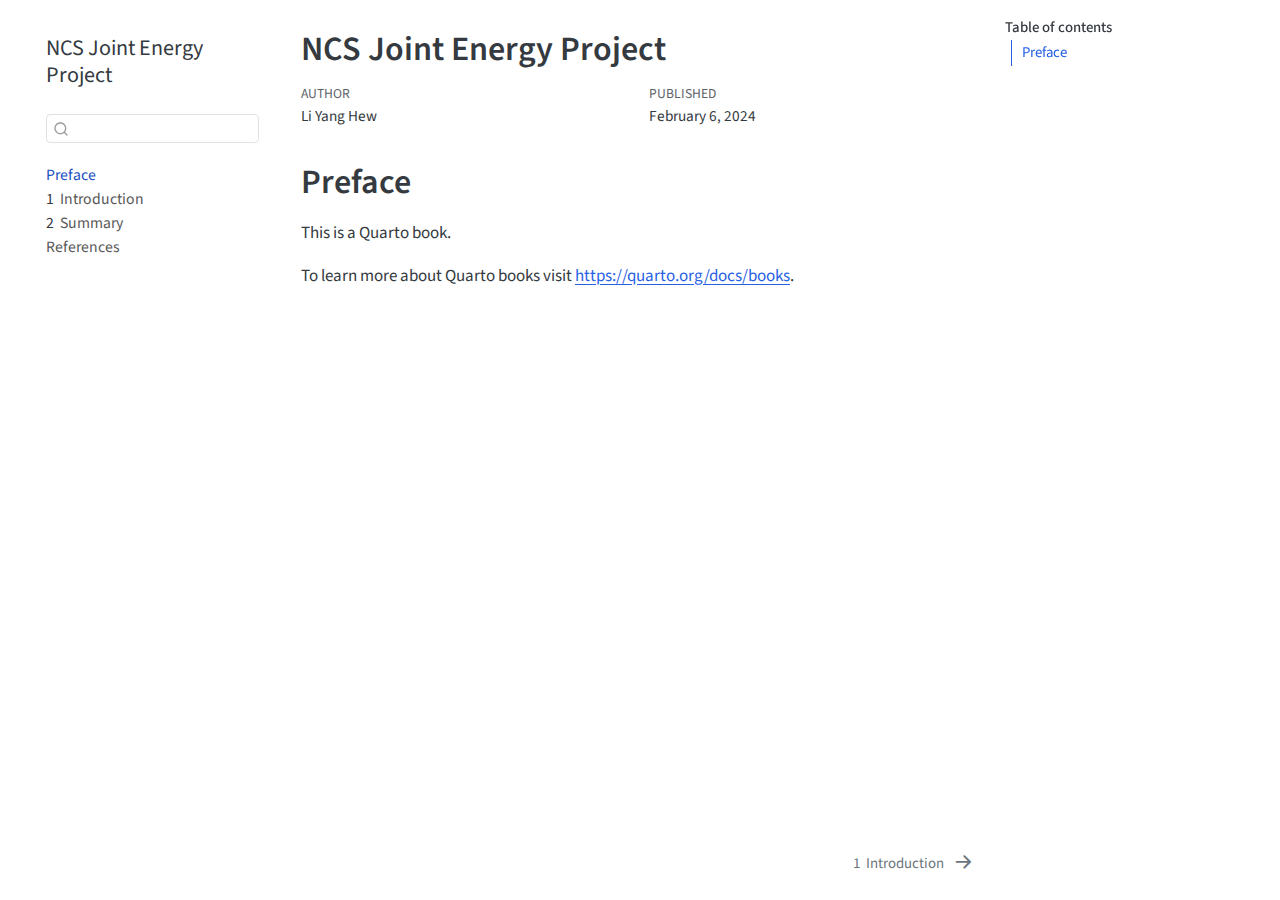
<file: index.html>
<!DOCTYPE html>
<html xmlns="http://www.w3.org/1999/xhtml" lang="en" xml:lang="en"><head>

<meta charset="utf-8">
<meta name="generator" content="quarto-1.4.549">

<meta name="viewport" content="width=device-width, initial-scale=1.0, user-scalable=yes">

<meta name="author" content="Li Yang Hew">
<meta name="dcterms.date" content="2024-02-06">

<title>NCS Joint Energy Project</title>
<style>
code{white-space: pre-wrap;}
span.smallcaps{font-variant: small-caps;}
div.columns{display: flex; gap: min(4vw, 1.5em);}
div.column{flex: auto; overflow-x: auto;}
div.hanging-indent{margin-left: 1.5em; text-indent: -1.5em;}
ul.task-list{list-style: none;}
ul.task-list li input[type="checkbox"] {
  width: 0.8em;
  margin: 0 0.8em 0.2em -1em; /* quarto-specific, see https://github.com/quarto-dev/quarto-cli/issues/4556 */ 
  vertical-align: middle;
}
</style>


<script src="site_libs/quarto-nav/quarto-nav.js"></script>
<script src="site_libs/quarto-nav/headroom.min.js"></script>
<script src="site_libs/clipboard/clipboard.min.js"></script>
<script src="site_libs/quarto-search/autocomplete.umd.js"></script>
<script src="site_libs/quarto-search/fuse.min.js"></script>
<script src="site_libs/quarto-search/quarto-search.js"></script>
<meta name="quarto:offset" content="./">
<link href="./intro.html" rel="next">
<script src="site_libs/quarto-html/quarto.js"></script>
<script src="site_libs/quarto-html/popper.min.js"></script>
<script src="site_libs/quarto-html/tippy.umd.min.js"></script>
<script src="site_libs/quarto-html/anchor.min.js"></script>
<link href="site_libs/quarto-html/tippy.css" rel="stylesheet">
<link href="site_libs/quarto-html/quarto-syntax-highlighting.css" rel="stylesheet" id="quarto-text-highlighting-styles">
<script src="site_libs/bootstrap/bootstrap.min.js"></script>
<link href="site_libs/bootstrap/bootstrap-icons.css" rel="stylesheet">
<link href="site_libs/bootstrap/bootstrap.min.css" rel="stylesheet" id="quarto-bootstrap" data-mode="light">
<script id="quarto-search-options" type="application/json">{
  "location": "sidebar",
  "copy-button": false,
  "collapse-after": 3,
  "panel-placement": "start",
  "type": "textbox",
  "limit": 50,
  "keyboard-shortcut": [
    "f",
    "/",
    "s"
  ],
  "show-item-context": false,
  "language": {
    "search-no-results-text": "No results",
    "search-matching-documents-text": "matching documents",
    "search-copy-link-title": "Copy link to search",
    "search-hide-matches-text": "Hide additional matches",
    "search-more-match-text": "more match in this document",
    "search-more-matches-text": "more matches in this document",
    "search-clear-button-title": "Clear",
    "search-text-placeholder": "",
    "search-detached-cancel-button-title": "Cancel",
    "search-submit-button-title": "Submit",
    "search-label": "Search"
  }
}</script>


</head>

<body class="nav-sidebar floating">

<div id="quarto-search-results"></div>
  <header id="quarto-header" class="headroom fixed-top">
  <nav class="quarto-secondary-nav">
    <div class="container-fluid d-flex">
      <button type="button" class="quarto-btn-toggle btn" data-bs-toggle="collapse" data-bs-target=".quarto-sidebar-collapse-item" aria-controls="quarto-sidebar" aria-expanded="false" aria-label="Toggle sidebar navigation" onclick="if (window.quartoToggleHeadroom) { window.quartoToggleHeadroom(); }">
        <i class="bi bi-layout-text-sidebar-reverse"></i>
      </button>
        <nav class="quarto-page-breadcrumbs" aria-label="breadcrumb"><ol class="breadcrumb"><li class="breadcrumb-item"><a href="./index.html">Preface</a></li></ol></nav>
        <a class="flex-grow-1" role="button" data-bs-toggle="collapse" data-bs-target=".quarto-sidebar-collapse-item" aria-controls="quarto-sidebar" aria-expanded="false" aria-label="Toggle sidebar navigation" onclick="if (window.quartoToggleHeadroom) { window.quartoToggleHeadroom(); }">      
        </a>
      <button type="button" class="btn quarto-search-button" aria-label="" onclick="window.quartoOpenSearch();">
        <i class="bi bi-search"></i>
      </button>
    </div>
  </nav>
</header>
<!-- content -->
<div id="quarto-content" class="quarto-container page-columns page-rows-contents page-layout-article">
<!-- sidebar -->
  <nav id="quarto-sidebar" class="sidebar collapse collapse-horizontal quarto-sidebar-collapse-item sidebar-navigation floating overflow-auto">
    <div class="pt-lg-2 mt-2 text-left sidebar-header">
    <div class="sidebar-title mb-0 py-0">
      <a href="./">NCS Joint Energy Project</a> 
    </div>
      </div>
        <div class="mt-2 flex-shrink-0 align-items-center">
        <div class="sidebar-search">
        <div id="quarto-search" class="" title="Search"></div>
        </div>
        </div>
    <div class="sidebar-menu-container"> 
    <ul class="list-unstyled mt-1">
        <li class="sidebar-item">
  <div class="sidebar-item-container"> 
  <a href="./index.html" class="sidebar-item-text sidebar-link active">
 <span class="menu-text">Preface</span></a>
  </div>
</li>
        <li class="sidebar-item">
  <div class="sidebar-item-container"> 
  <a href="./intro.html" class="sidebar-item-text sidebar-link">
 <span class="menu-text"><span class="chapter-number">1</span>&nbsp; <span class="chapter-title">Introduction</span></span></a>
  </div>
</li>
        <li class="sidebar-item">
  <div class="sidebar-item-container"> 
  <a href="./summary.html" class="sidebar-item-text sidebar-link">
 <span class="menu-text"><span class="chapter-number">2</span>&nbsp; <span class="chapter-title">Summary</span></span></a>
  </div>
</li>
        <li class="sidebar-item">
  <div class="sidebar-item-container"> 
  <a href="./references.html" class="sidebar-item-text sidebar-link">
 <span class="menu-text">References</span></a>
  </div>
</li>
    </ul>
    </div>
</nav>
<div id="quarto-sidebar-glass" class="quarto-sidebar-collapse-item" data-bs-toggle="collapse" data-bs-target=".quarto-sidebar-collapse-item"></div>
<!-- margin-sidebar -->
    <div id="quarto-margin-sidebar" class="sidebar margin-sidebar">
        <nav id="TOC" role="doc-toc" class="toc-active">
    <h2 id="toc-title">Table of contents</h2>
   
  <ul>
  <li><a href="#preface" id="toc-preface" class="nav-link active" data-scroll-target="#preface">Preface</a></li>
  </ul>
</nav>
    </div>
<!-- main -->
<main class="content" id="quarto-document-content">

<header id="title-block-header" class="quarto-title-block default">
<div class="quarto-title">
<h1 class="title">NCS Joint Energy Project</h1>
</div>



<div class="quarto-title-meta">

    <div>
    <div class="quarto-title-meta-heading">Author</div>
    <div class="quarto-title-meta-contents">
             <p>Li Yang Hew </p>
          </div>
  </div>
    
    <div>
    <div class="quarto-title-meta-heading">Published</div>
    <div class="quarto-title-meta-contents">
      <p class="date">February 6, 2024</p>
    </div>
  </div>
  
    
  </div>
  


</header>


<section id="preface" class="level1 unnumbered">
<h1 class="unnumbered">Preface</h1>
<p>This is a Quarto book.</p>
<p>To learn more about Quarto books visit <a href="https://quarto.org/docs/books" class="uri">https://quarto.org/docs/books</a>.</p>


</section>

</main> <!-- /main -->
<script id="quarto-html-after-body" type="application/javascript">
window.document.addEventListener("DOMContentLoaded", function (event) {
  const toggleBodyColorMode = (bsSheetEl) => {
    const mode = bsSheetEl.getAttribute("data-mode");
    const bodyEl = window.document.querySelector("body");
    if (mode === "dark") {
      bodyEl.classList.add("quarto-dark");
      bodyEl.classList.remove("quarto-light");
    } else {
      bodyEl.classList.add("quarto-light");
      bodyEl.classList.remove("quarto-dark");
    }
  }
  const toggleBodyColorPrimary = () => {
    const bsSheetEl = window.document.querySelector("link#quarto-bootstrap");
    if (bsSheetEl) {
      toggleBodyColorMode(bsSheetEl);
    }
  }
  toggleBodyColorPrimary();  
  const icon = "";
  const anchorJS = new window.AnchorJS();
  anchorJS.options = {
    placement: 'right',
    icon: icon
  };
  anchorJS.add('.anchored');
  const isCodeAnnotation = (el) => {
    for (const clz of el.classList) {
      if (clz.startsWith('code-annotation-')) {                     
        return true;
      }
    }
    return false;
  }
  const clipboard = new window.ClipboardJS('.code-copy-button', {
    text: function(trigger) {
      const codeEl = trigger.previousElementSibling.cloneNode(true);
      for (const childEl of codeEl.children) {
        if (isCodeAnnotation(childEl)) {
          childEl.remove();
        }
      }
      return codeEl.innerText;
    }
  });
  clipboard.on('success', function(e) {
    // button target
    const button = e.trigger;
    // don't keep focus
    button.blur();
    // flash "checked"
    button.classList.add('code-copy-button-checked');
    var currentTitle = button.getAttribute("title");
    button.setAttribute("title", "Copied!");
    let tooltip;
    if (window.bootstrap) {
      button.setAttribute("data-bs-toggle", "tooltip");
      button.setAttribute("data-bs-placement", "left");
      button.setAttribute("data-bs-title", "Copied!");
      tooltip = new bootstrap.Tooltip(button, 
        { trigger: "manual", 
          customClass: "code-copy-button-tooltip",
          offset: [0, -8]});
      tooltip.show();    
    }
    setTimeout(function() {
      if (tooltip) {
        tooltip.hide();
        button.removeAttribute("data-bs-title");
        button.removeAttribute("data-bs-toggle");
        button.removeAttribute("data-bs-placement");
      }
      button.setAttribute("title", currentTitle);
      button.classList.remove('code-copy-button-checked');
    }, 1000);
    // clear code selection
    e.clearSelection();
  });
  function tippyHover(el, contentFn, onTriggerFn, onUntriggerFn) {
    const config = {
      allowHTML: true,
      maxWidth: 500,
      delay: 100,
      arrow: false,
      appendTo: function(el) {
          return el.parentElement;
      },
      interactive: true,
      interactiveBorder: 10,
      theme: 'quarto',
      placement: 'bottom-start',
    };
    if (contentFn) {
      config.content = contentFn;
    }
    if (onTriggerFn) {
      config.onTrigger = onTriggerFn;
    }
    if (onUntriggerFn) {
      config.onUntrigger = onUntriggerFn;
    }
    window.tippy(el, config); 
  }
  const noterefs = window.document.querySelectorAll('a[role="doc-noteref"]');
  for (var i=0; i<noterefs.length; i++) {
    const ref = noterefs[i];
    tippyHover(ref, function() {
      // use id or data attribute instead here
      let href = ref.getAttribute('data-footnote-href') || ref.getAttribute('href');
      try { href = new URL(href).hash; } catch {}
      const id = href.replace(/^#\/?/, "");
      const note = window.document.getElementById(id);
      return note.innerHTML;
    });
  }
  const xrefs = window.document.querySelectorAll('a.quarto-xref');
  const processXRef = (id, note) => {
    // Strip column container classes
    const stripColumnClz = (el) => {
      el.classList.remove("page-full", "page-columns");
      if (el.children) {
        for (const child of el.children) {
          stripColumnClz(child);
        }
      }
    }
    stripColumnClz(note)
    if (id === null || id.startsWith('sec-')) {
      // Special case sections, only their first couple elements
      const container = document.createElement("div");
      if (note.children && note.children.length > 2) {
        container.appendChild(note.children[0].cloneNode(true));
        for (let i = 1; i < note.children.length; i++) {
          const child = note.children[i];
          if (child.tagName === "P" && child.innerText === "") {
            continue;
          } else {
            container.appendChild(child.cloneNode(true));
            break;
          }
        }
        if (window.Quarto?.typesetMath) {
          window.Quarto.typesetMath(container);
        }
        return container.innerHTML
      } else {
        if (window.Quarto?.typesetMath) {
          window.Quarto.typesetMath(note);
        }
        return note.innerHTML;
      }
    } else {
      // Remove any anchor links if they are present
      const anchorLink = note.querySelector('a.anchorjs-link');
      if (anchorLink) {
        anchorLink.remove();
      }
      if (window.Quarto?.typesetMath) {
        window.Quarto.typesetMath(note);
      }
      // TODO in 1.5, we should make sure this works without a callout special case
      if (note.classList.contains("callout")) {
        return note.outerHTML;
      } else {
        return note.innerHTML;
      }
    }
  }
  for (var i=0; i<xrefs.length; i++) {
    const xref = xrefs[i];
    tippyHover(xref, undefined, function(instance) {
      instance.disable();
      let url = xref.getAttribute('href');
      let hash = undefined; 
      if (url.startsWith('#')) {
        hash = url;
      } else {
        try { hash = new URL(url).hash; } catch {}
      }
      if (hash) {
        const id = hash.replace(/^#\/?/, "");
        const note = window.document.getElementById(id);
        if (note !== null) {
          try {
            const html = processXRef(id, note.cloneNode(true));
            instance.setContent(html);
          } finally {
            instance.enable();
            instance.show();
          }
        } else {
          // See if we can fetch this
          fetch(url.split('#')[0])
          .then(res => res.text())
          .then(html => {
            const parser = new DOMParser();
            const htmlDoc = parser.parseFromString(html, "text/html");
            const note = htmlDoc.getElementById(id);
            if (note !== null) {
              const html = processXRef(id, note);
              instance.setContent(html);
            } 
          }).finally(() => {
            instance.enable();
            instance.show();
          });
        }
      } else {
        // See if we can fetch a full url (with no hash to target)
        // This is a special case and we should probably do some content thinning / targeting
        fetch(url)
        .then(res => res.text())
        .then(html => {
          const parser = new DOMParser();
          const htmlDoc = parser.parseFromString(html, "text/html");
          const note = htmlDoc.querySelector('main.content');
          if (note !== null) {
            // This should only happen for chapter cross references
            // (since there is no id in the URL)
            // remove the first header
            if (note.children.length > 0 && note.children[0].tagName === "HEADER") {
              note.children[0].remove();
            }
            const html = processXRef(null, note);
            instance.setContent(html);
          } 
        }).finally(() => {
          instance.enable();
          instance.show();
        });
      }
    }, function(instance) {
    });
  }
      let selectedAnnoteEl;
      const selectorForAnnotation = ( cell, annotation) => {
        let cellAttr = 'data-code-cell="' + cell + '"';
        let lineAttr = 'data-code-annotation="' +  annotation + '"';
        const selector = 'span[' + cellAttr + '][' + lineAttr + ']';
        return selector;
      }
      const selectCodeLines = (annoteEl) => {
        const doc = window.document;
        const targetCell = annoteEl.getAttribute("data-target-cell");
        const targetAnnotation = annoteEl.getAttribute("data-target-annotation");
        const annoteSpan = window.document.querySelector(selectorForAnnotation(targetCell, targetAnnotation));
        const lines = annoteSpan.getAttribute("data-code-lines").split(",");
        const lineIds = lines.map((line) => {
          return targetCell + "-" + line;
        })
        let top = null;
        let height = null;
        let parent = null;
        if (lineIds.length > 0) {
            //compute the position of the single el (top and bottom and make a div)
            const el = window.document.getElementById(lineIds[0]);
            top = el.offsetTop;
            height = el.offsetHeight;
            parent = el.parentElement.parentElement;
          if (lineIds.length > 1) {
            const lastEl = window.document.getElementById(lineIds[lineIds.length - 1]);
            const bottom = lastEl.offsetTop + lastEl.offsetHeight;
            height = bottom - top;
          }
          if (top !== null && height !== null && parent !== null) {
            // cook up a div (if necessary) and position it 
            let div = window.document.getElementById("code-annotation-line-highlight");
            if (div === null) {
              div = window.document.createElement("div");
              div.setAttribute("id", "code-annotation-line-highlight");
              div.style.position = 'absolute';
              parent.appendChild(div);
            }
            div.style.top = top - 2 + "px";
            div.style.height = height + 4 + "px";
            div.style.left = 0;
            let gutterDiv = window.document.getElementById("code-annotation-line-highlight-gutter");
            if (gutterDiv === null) {
              gutterDiv = window.document.createElement("div");
              gutterDiv.setAttribute("id", "code-annotation-line-highlight-gutter");
              gutterDiv.style.position = 'absolute';
              const codeCell = window.document.getElementById(targetCell);
              const gutter = codeCell.querySelector('.code-annotation-gutter');
              gutter.appendChild(gutterDiv);
            }
            gutterDiv.style.top = top - 2 + "px";
            gutterDiv.style.height = height + 4 + "px";
          }
          selectedAnnoteEl = annoteEl;
        }
      };
      const unselectCodeLines = () => {
        const elementsIds = ["code-annotation-line-highlight", "code-annotation-line-highlight-gutter"];
        elementsIds.forEach((elId) => {
          const div = window.document.getElementById(elId);
          if (div) {
            div.remove();
          }
        });
        selectedAnnoteEl = undefined;
      };
        // Handle positioning of the toggle
    window.addEventListener(
      "resize",
      throttle(() => {
        elRect = undefined;
        if (selectedAnnoteEl) {
          selectCodeLines(selectedAnnoteEl);
        }
      }, 10)
    );
    function throttle(fn, ms) {
    let throttle = false;
    let timer;
      return (...args) => {
        if(!throttle) { // first call gets through
            fn.apply(this, args);
            throttle = true;
        } else { // all the others get throttled
            if(timer) clearTimeout(timer); // cancel #2
            timer = setTimeout(() => {
              fn.apply(this, args);
              timer = throttle = false;
            }, ms);
        }
      };
    }
      // Attach click handler to the DT
      const annoteDls = window.document.querySelectorAll('dt[data-target-cell]');
      for (const annoteDlNode of annoteDls) {
        annoteDlNode.addEventListener('click', (event) => {
          const clickedEl = event.target;
          if (clickedEl !== selectedAnnoteEl) {
            unselectCodeLines();
            const activeEl = window.document.querySelector('dt[data-target-cell].code-annotation-active');
            if (activeEl) {
              activeEl.classList.remove('code-annotation-active');
            }
            selectCodeLines(clickedEl);
            clickedEl.classList.add('code-annotation-active');
          } else {
            // Unselect the line
            unselectCodeLines();
            clickedEl.classList.remove('code-annotation-active');
          }
        });
      }
  const findCites = (el) => {
    const parentEl = el.parentElement;
    if (parentEl) {
      const cites = parentEl.dataset.cites;
      if (cites) {
        return {
          el,
          cites: cites.split(' ')
        };
      } else {
        return findCites(el.parentElement)
      }
    } else {
      return undefined;
    }
  };
  var bibliorefs = window.document.querySelectorAll('a[role="doc-biblioref"]');
  for (var i=0; i<bibliorefs.length; i++) {
    const ref = bibliorefs[i];
    const citeInfo = findCites(ref);
    if (citeInfo) {
      tippyHover(citeInfo.el, function() {
        var popup = window.document.createElement('div');
        citeInfo.cites.forEach(function(cite) {
          var citeDiv = window.document.createElement('div');
          citeDiv.classList.add('hanging-indent');
          citeDiv.classList.add('csl-entry');
          var biblioDiv = window.document.getElementById('ref-' + cite);
          if (biblioDiv) {
            citeDiv.innerHTML = biblioDiv.innerHTML;
          }
          popup.appendChild(citeDiv);
        });
        return popup.innerHTML;
      });
    }
  }
});
</script>
<nav class="page-navigation">
  <div class="nav-page nav-page-previous">
  </div>
  <div class="nav-page nav-page-next">
      <a href="./intro.html" class="pagination-link" aria-label="<span class='chapter-number'>1</span>&nbsp; <span class='chapter-title'>Introduction</span>">
        <span class="nav-page-text"><span class="chapter-number">1</span>&nbsp; <span class="chapter-title">Introduction</span></span> <i class="bi bi-arrow-right-short"></i>
      </a>
  </div>
</nav>
</div> <!-- /content -->




</body></html>
</file>
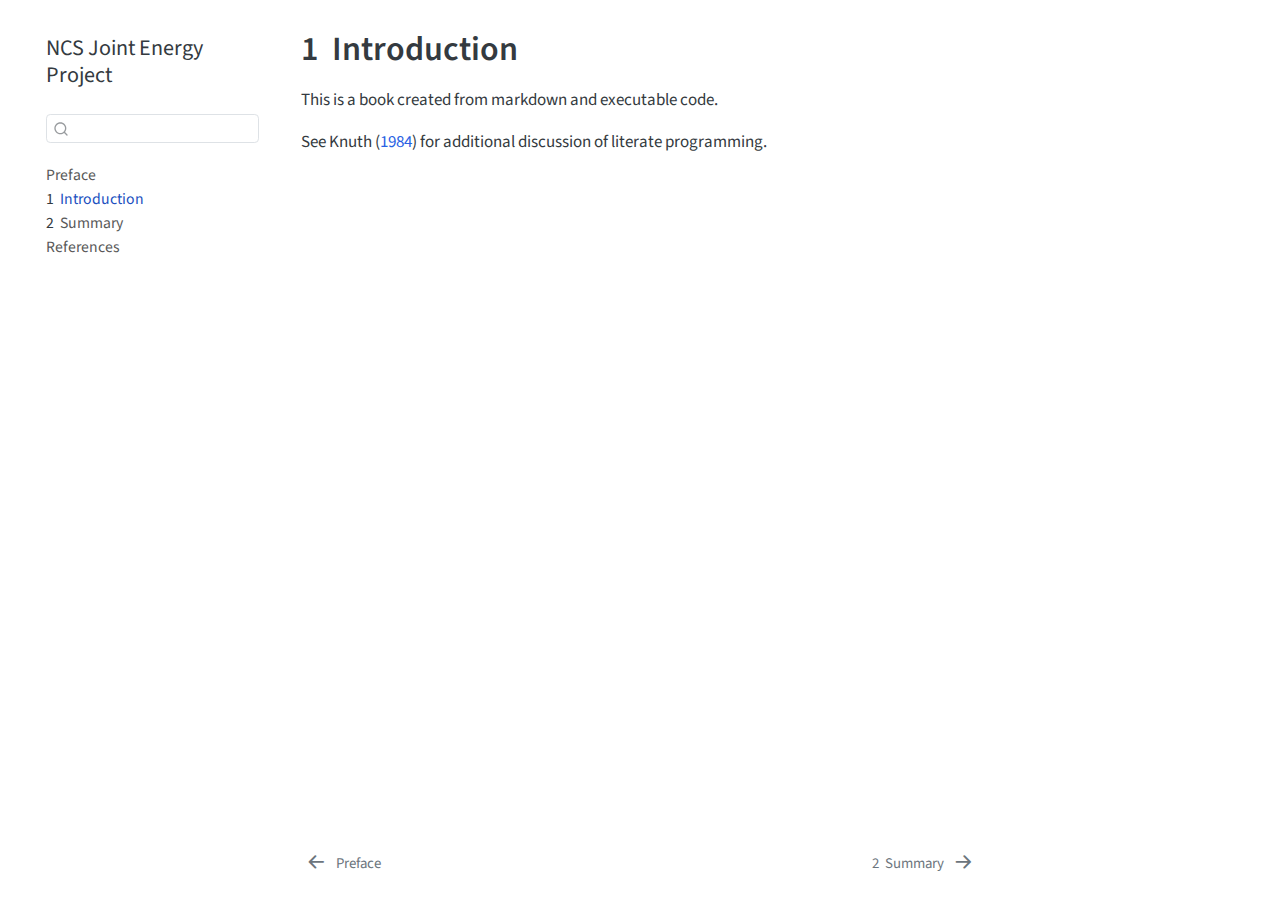
<file: intro.html>
<!DOCTYPE html>
<html xmlns="http://www.w3.org/1999/xhtml" lang="en" xml:lang="en"><head>

<meta charset="utf-8">
<meta name="generator" content="quarto-1.4.549">

<meta name="viewport" content="width=device-width, initial-scale=1.0, user-scalable=yes">


<title>NCS Joint Energy Project - 1&nbsp; Introduction</title>
<style>
code{white-space: pre-wrap;}
span.smallcaps{font-variant: small-caps;}
div.columns{display: flex; gap: min(4vw, 1.5em);}
div.column{flex: auto; overflow-x: auto;}
div.hanging-indent{margin-left: 1.5em; text-indent: -1.5em;}
ul.task-list{list-style: none;}
ul.task-list li input[type="checkbox"] {
  width: 0.8em;
  margin: 0 0.8em 0.2em -1em; /* quarto-specific, see https://github.com/quarto-dev/quarto-cli/issues/4556 */ 
  vertical-align: middle;
}
/* CSS for citations */
div.csl-bib-body { }
div.csl-entry {
  clear: both;
  margin-bottom: 0em;
}
.hanging-indent div.csl-entry {
  margin-left:2em;
  text-indent:-2em;
}
div.csl-left-margin {
  min-width:2em;
  float:left;
}
div.csl-right-inline {
  margin-left:2em;
  padding-left:1em;
}
div.csl-indent {
  margin-left: 2em;
}</style>


<script src="site_libs/quarto-nav/quarto-nav.js"></script>
<script src="site_libs/quarto-nav/headroom.min.js"></script>
<script src="site_libs/clipboard/clipboard.min.js"></script>
<script src="site_libs/quarto-search/autocomplete.umd.js"></script>
<script src="site_libs/quarto-search/fuse.min.js"></script>
<script src="site_libs/quarto-search/quarto-search.js"></script>
<meta name="quarto:offset" content="./">
<link href="./summary.html" rel="next">
<link href="./index.html" rel="prev">
<script src="site_libs/quarto-html/quarto.js"></script>
<script src="site_libs/quarto-html/popper.min.js"></script>
<script src="site_libs/quarto-html/tippy.umd.min.js"></script>
<script src="site_libs/quarto-html/anchor.min.js"></script>
<link href="site_libs/quarto-html/tippy.css" rel="stylesheet">
<link href="site_libs/quarto-html/quarto-syntax-highlighting.css" rel="stylesheet" id="quarto-text-highlighting-styles">
<script src="site_libs/bootstrap/bootstrap.min.js"></script>
<link href="site_libs/bootstrap/bootstrap-icons.css" rel="stylesheet">
<link href="site_libs/bootstrap/bootstrap.min.css" rel="stylesheet" id="quarto-bootstrap" data-mode="light">
<script id="quarto-search-options" type="application/json">{
  "location": "sidebar",
  "copy-button": false,
  "collapse-after": 3,
  "panel-placement": "start",
  "type": "textbox",
  "limit": 50,
  "keyboard-shortcut": [
    "f",
    "/",
    "s"
  ],
  "show-item-context": false,
  "language": {
    "search-no-results-text": "No results",
    "search-matching-documents-text": "matching documents",
    "search-copy-link-title": "Copy link to search",
    "search-hide-matches-text": "Hide additional matches",
    "search-more-match-text": "more match in this document",
    "search-more-matches-text": "more matches in this document",
    "search-clear-button-title": "Clear",
    "search-text-placeholder": "",
    "search-detached-cancel-button-title": "Cancel",
    "search-submit-button-title": "Submit",
    "search-label": "Search"
  }
}</script>


</head>

<body class="nav-sidebar floating">

<div id="quarto-search-results"></div>
  <header id="quarto-header" class="headroom fixed-top">
  <nav class="quarto-secondary-nav">
    <div class="container-fluid d-flex">
      <button type="button" class="quarto-btn-toggle btn" data-bs-toggle="collapse" data-bs-target=".quarto-sidebar-collapse-item" aria-controls="quarto-sidebar" aria-expanded="false" aria-label="Toggle sidebar navigation" onclick="if (window.quartoToggleHeadroom) { window.quartoToggleHeadroom(); }">
        <i class="bi bi-layout-text-sidebar-reverse"></i>
      </button>
        <nav class="quarto-page-breadcrumbs" aria-label="breadcrumb"><ol class="breadcrumb"><li class="breadcrumb-item"><a href="./intro.html"><span class="chapter-number">1</span>&nbsp; <span class="chapter-title">Introduction</span></a></li></ol></nav>
        <a class="flex-grow-1" role="button" data-bs-toggle="collapse" data-bs-target=".quarto-sidebar-collapse-item" aria-controls="quarto-sidebar" aria-expanded="false" aria-label="Toggle sidebar navigation" onclick="if (window.quartoToggleHeadroom) { window.quartoToggleHeadroom(); }">      
        </a>
      <button type="button" class="btn quarto-search-button" aria-label="" onclick="window.quartoOpenSearch();">
        <i class="bi bi-search"></i>
      </button>
    </div>
  </nav>
</header>
<!-- content -->
<div id="quarto-content" class="quarto-container page-columns page-rows-contents page-layout-article">
<!-- sidebar -->
  <nav id="quarto-sidebar" class="sidebar collapse collapse-horizontal quarto-sidebar-collapse-item sidebar-navigation floating overflow-auto">
    <div class="pt-lg-2 mt-2 text-left sidebar-header">
    <div class="sidebar-title mb-0 py-0">
      <a href="./">NCS Joint Energy Project</a> 
    </div>
      </div>
        <div class="mt-2 flex-shrink-0 align-items-center">
        <div class="sidebar-search">
        <div id="quarto-search" class="" title="Search"></div>
        </div>
        </div>
    <div class="sidebar-menu-container"> 
    <ul class="list-unstyled mt-1">
        <li class="sidebar-item">
  <div class="sidebar-item-container"> 
  <a href="./index.html" class="sidebar-item-text sidebar-link">
 <span class="menu-text">Preface</span></a>
  </div>
</li>
        <li class="sidebar-item">
  <div class="sidebar-item-container"> 
  <a href="./intro.html" class="sidebar-item-text sidebar-link active">
 <span class="menu-text"><span class="chapter-number">1</span>&nbsp; <span class="chapter-title">Introduction</span></span></a>
  </div>
</li>
        <li class="sidebar-item">
  <div class="sidebar-item-container"> 
  <a href="./summary.html" class="sidebar-item-text sidebar-link">
 <span class="menu-text"><span class="chapter-number">2</span>&nbsp; <span class="chapter-title">Summary</span></span></a>
  </div>
</li>
        <li class="sidebar-item">
  <div class="sidebar-item-container"> 
  <a href="./references.html" class="sidebar-item-text sidebar-link">
 <span class="menu-text">References</span></a>
  </div>
</li>
    </ul>
    </div>
</nav>
<div id="quarto-sidebar-glass" class="quarto-sidebar-collapse-item" data-bs-toggle="collapse" data-bs-target=".quarto-sidebar-collapse-item"></div>
<!-- margin-sidebar -->
    <div id="quarto-margin-sidebar" class="sidebar margin-sidebar">
        
    </div>
<!-- main -->
<main class="content" id="quarto-document-content">

<header id="title-block-header" class="quarto-title-block default">
<div class="quarto-title">
<h1 class="title"><span class="chapter-number">1</span>&nbsp; <span class="chapter-title">Introduction</span></h1>
</div>



<div class="quarto-title-meta">

    
  
    
  </div>
  


</header>


<p>This is a book created from markdown and executable code.</p>
<p>See <span class="citation" data-cites="knuth84">Knuth (<a href="references.html#ref-knuth84" role="doc-biblioref">1984</a>)</span> for additional discussion of literate programming.</p>


<div id="refs" class="references csl-bib-body hanging-indent" data-entry-spacing="0" role="list" style="display: none">
<div id="ref-knuth84" class="csl-entry" role="listitem">
Knuth, Donald E. 1984. <span>“Literate Programming.”</span> <em>Comput. J.</em> 27 (2): 97–111. <a href="https://doi.org/10.1093/comjnl/27.2.97">https://doi.org/10.1093/comjnl/27.2.97</a>.
</div>
</div>

</main> <!-- /main -->
<script id="quarto-html-after-body" type="application/javascript">
window.document.addEventListener("DOMContentLoaded", function (event) {
  const toggleBodyColorMode = (bsSheetEl) => {
    const mode = bsSheetEl.getAttribute("data-mode");
    const bodyEl = window.document.querySelector("body");
    if (mode === "dark") {
      bodyEl.classList.add("quarto-dark");
      bodyEl.classList.remove("quarto-light");
    } else {
      bodyEl.classList.add("quarto-light");
      bodyEl.classList.remove("quarto-dark");
    }
  }
  const toggleBodyColorPrimary = () => {
    const bsSheetEl = window.document.querySelector("link#quarto-bootstrap");
    if (bsSheetEl) {
      toggleBodyColorMode(bsSheetEl);
    }
  }
  toggleBodyColorPrimary();  
  const icon = "";
  const anchorJS = new window.AnchorJS();
  anchorJS.options = {
    placement: 'right',
    icon: icon
  };
  anchorJS.add('.anchored');
  const isCodeAnnotation = (el) => {
    for (const clz of el.classList) {
      if (clz.startsWith('code-annotation-')) {                     
        return true;
      }
    }
    return false;
  }
  const clipboard = new window.ClipboardJS('.code-copy-button', {
    text: function(trigger) {
      const codeEl = trigger.previousElementSibling.cloneNode(true);
      for (const childEl of codeEl.children) {
        if (isCodeAnnotation(childEl)) {
          childEl.remove();
        }
      }
      return codeEl.innerText;
    }
  });
  clipboard.on('success', function(e) {
    // button target
    const button = e.trigger;
    // don't keep focus
    button.blur();
    // flash "checked"
    button.classList.add('code-copy-button-checked');
    var currentTitle = button.getAttribute("title");
    button.setAttribute("title", "Copied!");
    let tooltip;
    if (window.bootstrap) {
      button.setAttribute("data-bs-toggle", "tooltip");
      button.setAttribute("data-bs-placement", "left");
      button.setAttribute("data-bs-title", "Copied!");
      tooltip = new bootstrap.Tooltip(button, 
        { trigger: "manual", 
          customClass: "code-copy-button-tooltip",
          offset: [0, -8]});
      tooltip.show();    
    }
    setTimeout(function() {
      if (tooltip) {
        tooltip.hide();
        button.removeAttribute("data-bs-title");
        button.removeAttribute("data-bs-toggle");
        button.removeAttribute("data-bs-placement");
      }
      button.setAttribute("title", currentTitle);
      button.classList.remove('code-copy-button-checked');
    }, 1000);
    // clear code selection
    e.clearSelection();
  });
  function tippyHover(el, contentFn, onTriggerFn, onUntriggerFn) {
    const config = {
      allowHTML: true,
      maxWidth: 500,
      delay: 100,
      arrow: false,
      appendTo: function(el) {
          return el.parentElement;
      },
      interactive: true,
      interactiveBorder: 10,
      theme: 'quarto',
      placement: 'bottom-start',
    };
    if (contentFn) {
      config.content = contentFn;
    }
    if (onTriggerFn) {
      config.onTrigger = onTriggerFn;
    }
    if (onUntriggerFn) {
      config.onUntrigger = onUntriggerFn;
    }
    window.tippy(el, config); 
  }
  const noterefs = window.document.querySelectorAll('a[role="doc-noteref"]');
  for (var i=0; i<noterefs.length; i++) {
    const ref = noterefs[i];
    tippyHover(ref, function() {
      // use id or data attribute instead here
      let href = ref.getAttribute('data-footnote-href') || ref.getAttribute('href');
      try { href = new URL(href).hash; } catch {}
      const id = href.replace(/^#\/?/, "");
      const note = window.document.getElementById(id);
      return note.innerHTML;
    });
  }
  const xrefs = window.document.querySelectorAll('a.quarto-xref');
  const processXRef = (id, note) => {
    // Strip column container classes
    const stripColumnClz = (el) => {
      el.classList.remove("page-full", "page-columns");
      if (el.children) {
        for (const child of el.children) {
          stripColumnClz(child);
        }
      }
    }
    stripColumnClz(note)
    if (id === null || id.startsWith('sec-')) {
      // Special case sections, only their first couple elements
      const container = document.createElement("div");
      if (note.children && note.children.length > 2) {
        container.appendChild(note.children[0].cloneNode(true));
        for (let i = 1; i < note.children.length; i++) {
          const child = note.children[i];
          if (child.tagName === "P" && child.innerText === "") {
            continue;
          } else {
            container.appendChild(child.cloneNode(true));
            break;
          }
        }
        if (window.Quarto?.typesetMath) {
          window.Quarto.typesetMath(container);
        }
        return container.innerHTML
      } else {
        if (window.Quarto?.typesetMath) {
          window.Quarto.typesetMath(note);
        }
        return note.innerHTML;
      }
    } else {
      // Remove any anchor links if they are present
      const anchorLink = note.querySelector('a.anchorjs-link');
      if (anchorLink) {
        anchorLink.remove();
      }
      if (window.Quarto?.typesetMath) {
        window.Quarto.typesetMath(note);
      }
      // TODO in 1.5, we should make sure this works without a callout special case
      if (note.classList.contains("callout")) {
        return note.outerHTML;
      } else {
        return note.innerHTML;
      }
    }
  }
  for (var i=0; i<xrefs.length; i++) {
    const xref = xrefs[i];
    tippyHover(xref, undefined, function(instance) {
      instance.disable();
      let url = xref.getAttribute('href');
      let hash = undefined; 
      if (url.startsWith('#')) {
        hash = url;
      } else {
        try { hash = new URL(url).hash; } catch {}
      }
      if (hash) {
        const id = hash.replace(/^#\/?/, "");
        const note = window.document.getElementById(id);
        if (note !== null) {
          try {
            const html = processXRef(id, note.cloneNode(true));
            instance.setContent(html);
          } finally {
            instance.enable();
            instance.show();
          }
        } else {
          // See if we can fetch this
          fetch(url.split('#')[0])
          .then(res => res.text())
          .then(html => {
            const parser = new DOMParser();
            const htmlDoc = parser.parseFromString(html, "text/html");
            const note = htmlDoc.getElementById(id);
            if (note !== null) {
              const html = processXRef(id, note);
              instance.setContent(html);
            } 
          }).finally(() => {
            instance.enable();
            instance.show();
          });
        }
      } else {
        // See if we can fetch a full url (with no hash to target)
        // This is a special case and we should probably do some content thinning / targeting
        fetch(url)
        .then(res => res.text())
        .then(html => {
          const parser = new DOMParser();
          const htmlDoc = parser.parseFromString(html, "text/html");
          const note = htmlDoc.querySelector('main.content');
          if (note !== null) {
            // This should only happen for chapter cross references
            // (since there is no id in the URL)
            // remove the first header
            if (note.children.length > 0 && note.children[0].tagName === "HEADER") {
              note.children[0].remove();
            }
            const html = processXRef(null, note);
            instance.setContent(html);
          } 
        }).finally(() => {
          instance.enable();
          instance.show();
        });
      }
    }, function(instance) {
    });
  }
      let selectedAnnoteEl;
      const selectorForAnnotation = ( cell, annotation) => {
        let cellAttr = 'data-code-cell="' + cell + '"';
        let lineAttr = 'data-code-annotation="' +  annotation + '"';
        const selector = 'span[' + cellAttr + '][' + lineAttr + ']';
        return selector;
      }
      const selectCodeLines = (annoteEl) => {
        const doc = window.document;
        const targetCell = annoteEl.getAttribute("data-target-cell");
        const targetAnnotation = annoteEl.getAttribute("data-target-annotation");
        const annoteSpan = window.document.querySelector(selectorForAnnotation(targetCell, targetAnnotation));
        const lines = annoteSpan.getAttribute("data-code-lines").split(",");
        const lineIds = lines.map((line) => {
          return targetCell + "-" + line;
        })
        let top = null;
        let height = null;
        let parent = null;
        if (lineIds.length > 0) {
            //compute the position of the single el (top and bottom and make a div)
            const el = window.document.getElementById(lineIds[0]);
            top = el.offsetTop;
            height = el.offsetHeight;
            parent = el.parentElement.parentElement;
          if (lineIds.length > 1) {
            const lastEl = window.document.getElementById(lineIds[lineIds.length - 1]);
            const bottom = lastEl.offsetTop + lastEl.offsetHeight;
            height = bottom - top;
          }
          if (top !== null && height !== null && parent !== null) {
            // cook up a div (if necessary) and position it 
            let div = window.document.getElementById("code-annotation-line-highlight");
            if (div === null) {
              div = window.document.createElement("div");
              div.setAttribute("id", "code-annotation-line-highlight");
              div.style.position = 'absolute';
              parent.appendChild(div);
            }
            div.style.top = top - 2 + "px";
            div.style.height = height + 4 + "px";
            div.style.left = 0;
            let gutterDiv = window.document.getElementById("code-annotation-line-highlight-gutter");
            if (gutterDiv === null) {
              gutterDiv = window.document.createElement("div");
              gutterDiv.setAttribute("id", "code-annotation-line-highlight-gutter");
              gutterDiv.style.position = 'absolute';
              const codeCell = window.document.getElementById(targetCell);
              const gutter = codeCell.querySelector('.code-annotation-gutter');
              gutter.appendChild(gutterDiv);
            }
            gutterDiv.style.top = top - 2 + "px";
            gutterDiv.style.height = height + 4 + "px";
          }
          selectedAnnoteEl = annoteEl;
        }
      };
      const unselectCodeLines = () => {
        const elementsIds = ["code-annotation-line-highlight", "code-annotation-line-highlight-gutter"];
        elementsIds.forEach((elId) => {
          const div = window.document.getElementById(elId);
          if (div) {
            div.remove();
          }
        });
        selectedAnnoteEl = undefined;
      };
        // Handle positioning of the toggle
    window.addEventListener(
      "resize",
      throttle(() => {
        elRect = undefined;
        if (selectedAnnoteEl) {
          selectCodeLines(selectedAnnoteEl);
        }
      }, 10)
    );
    function throttle(fn, ms) {
    let throttle = false;
    let timer;
      return (...args) => {
        if(!throttle) { // first call gets through
            fn.apply(this, args);
            throttle = true;
        } else { // all the others get throttled
            if(timer) clearTimeout(timer); // cancel #2
            timer = setTimeout(() => {
              fn.apply(this, args);
              timer = throttle = false;
            }, ms);
        }
      };
    }
      // Attach click handler to the DT
      const annoteDls = window.document.querySelectorAll('dt[data-target-cell]');
      for (const annoteDlNode of annoteDls) {
        annoteDlNode.addEventListener('click', (event) => {
          const clickedEl = event.target;
          if (clickedEl !== selectedAnnoteEl) {
            unselectCodeLines();
            const activeEl = window.document.querySelector('dt[data-target-cell].code-annotation-active');
            if (activeEl) {
              activeEl.classList.remove('code-annotation-active');
            }
            selectCodeLines(clickedEl);
            clickedEl.classList.add('code-annotation-active');
          } else {
            // Unselect the line
            unselectCodeLines();
            clickedEl.classList.remove('code-annotation-active');
          }
        });
      }
  const findCites = (el) => {
    const parentEl = el.parentElement;
    if (parentEl) {
      const cites = parentEl.dataset.cites;
      if (cites) {
        return {
          el,
          cites: cites.split(' ')
        };
      } else {
        return findCites(el.parentElement)
      }
    } else {
      return undefined;
    }
  };
  var bibliorefs = window.document.querySelectorAll('a[role="doc-biblioref"]');
  for (var i=0; i<bibliorefs.length; i++) {
    const ref = bibliorefs[i];
    const citeInfo = findCites(ref);
    if (citeInfo) {
      tippyHover(citeInfo.el, function() {
        var popup = window.document.createElement('div');
        citeInfo.cites.forEach(function(cite) {
          var citeDiv = window.document.createElement('div');
          citeDiv.classList.add('hanging-indent');
          citeDiv.classList.add('csl-entry');
          var biblioDiv = window.document.getElementById('ref-' + cite);
          if (biblioDiv) {
            citeDiv.innerHTML = biblioDiv.innerHTML;
          }
          popup.appendChild(citeDiv);
        });
        return popup.innerHTML;
      });
    }
  }
});
</script>
<nav class="page-navigation">
  <div class="nav-page nav-page-previous">
      <a href="./index.html" class="pagination-link  aria-label=" preface"="">
        <i class="bi bi-arrow-left-short"></i> <span class="nav-page-text">Preface</span>
      </a>          
  </div>
  <div class="nav-page nav-page-next">
      <a href="./summary.html" class="pagination-link" aria-label="<span class='chapter-number'>2</span>&nbsp; <span class='chapter-title'>Summary</span>">
        <span class="nav-page-text"><span class="chapter-number">2</span>&nbsp; <span class="chapter-title">Summary</span></span> <i class="bi bi-arrow-right-short"></i>
      </a>
  </div>
</nav>
</div> <!-- /content -->




</body></html>
</file>
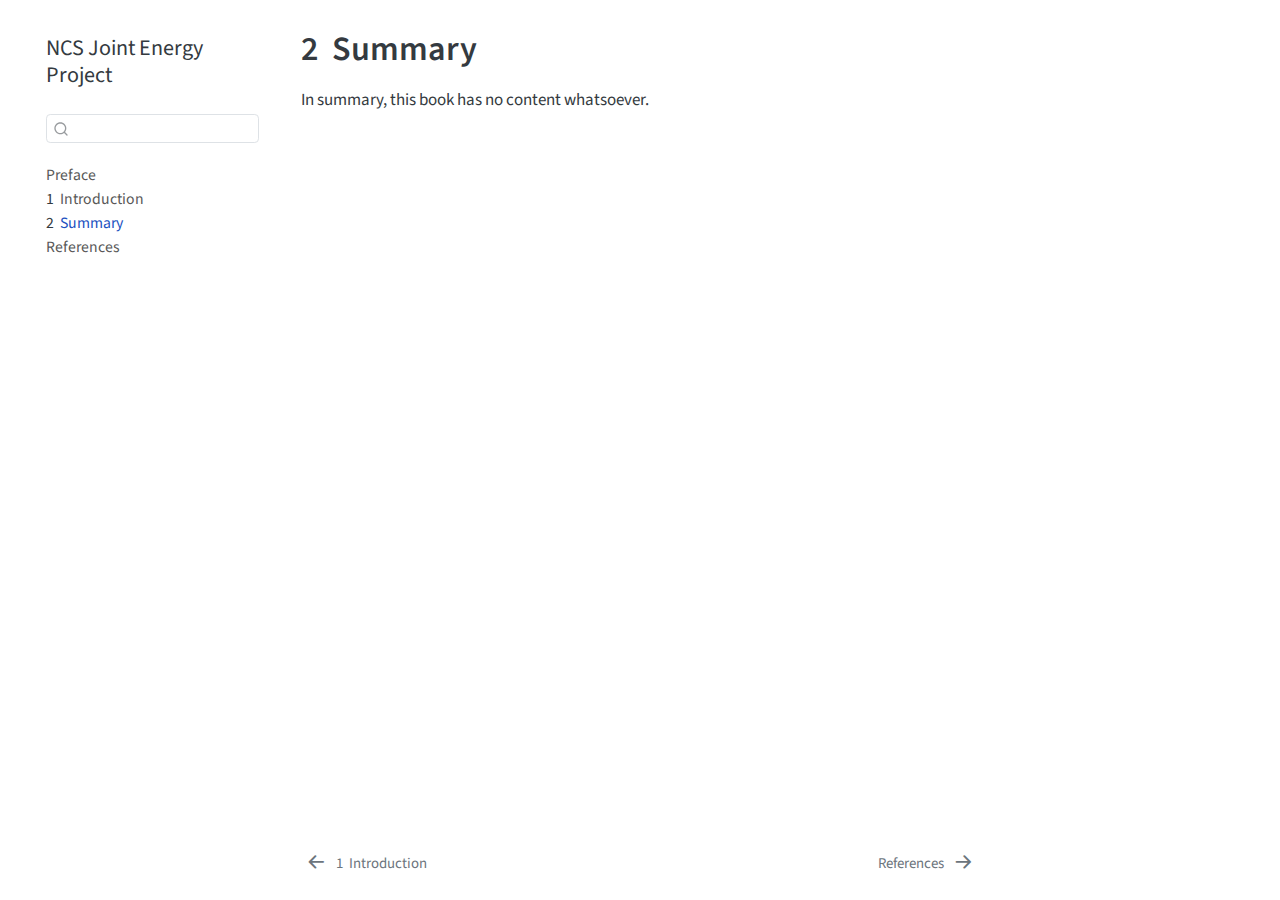
<file: summary.html>
<!DOCTYPE html>
<html xmlns="http://www.w3.org/1999/xhtml" lang="en" xml:lang="en"><head>

<meta charset="utf-8">
<meta name="generator" content="quarto-1.4.549">

<meta name="viewport" content="width=device-width, initial-scale=1.0, user-scalable=yes">


<title>NCS Joint Energy Project - 2&nbsp; Summary</title>
<style>
code{white-space: pre-wrap;}
span.smallcaps{font-variant: small-caps;}
div.columns{display: flex; gap: min(4vw, 1.5em);}
div.column{flex: auto; overflow-x: auto;}
div.hanging-indent{margin-left: 1.5em; text-indent: -1.5em;}
ul.task-list{list-style: none;}
ul.task-list li input[type="checkbox"] {
  width: 0.8em;
  margin: 0 0.8em 0.2em -1em; /* quarto-specific, see https://github.com/quarto-dev/quarto-cli/issues/4556 */ 
  vertical-align: middle;
}
</style>


<script src="site_libs/quarto-nav/quarto-nav.js"></script>
<script src="site_libs/quarto-nav/headroom.min.js"></script>
<script src="site_libs/clipboard/clipboard.min.js"></script>
<script src="site_libs/quarto-search/autocomplete.umd.js"></script>
<script src="site_libs/quarto-search/fuse.min.js"></script>
<script src="site_libs/quarto-search/quarto-search.js"></script>
<meta name="quarto:offset" content="./">
<link href="./references.html" rel="next">
<link href="./intro.html" rel="prev">
<script src="site_libs/quarto-html/quarto.js"></script>
<script src="site_libs/quarto-html/popper.min.js"></script>
<script src="site_libs/quarto-html/tippy.umd.min.js"></script>
<script src="site_libs/quarto-html/anchor.min.js"></script>
<link href="site_libs/quarto-html/tippy.css" rel="stylesheet">
<link href="site_libs/quarto-html/quarto-syntax-highlighting.css" rel="stylesheet" id="quarto-text-highlighting-styles">
<script src="site_libs/bootstrap/bootstrap.min.js"></script>
<link href="site_libs/bootstrap/bootstrap-icons.css" rel="stylesheet">
<link href="site_libs/bootstrap/bootstrap.min.css" rel="stylesheet" id="quarto-bootstrap" data-mode="light">
<script id="quarto-search-options" type="application/json">{
  "location": "sidebar",
  "copy-button": false,
  "collapse-after": 3,
  "panel-placement": "start",
  "type": "textbox",
  "limit": 50,
  "keyboard-shortcut": [
    "f",
    "/",
    "s"
  ],
  "show-item-context": false,
  "language": {
    "search-no-results-text": "No results",
    "search-matching-documents-text": "matching documents",
    "search-copy-link-title": "Copy link to search",
    "search-hide-matches-text": "Hide additional matches",
    "search-more-match-text": "more match in this document",
    "search-more-matches-text": "more matches in this document",
    "search-clear-button-title": "Clear",
    "search-text-placeholder": "",
    "search-detached-cancel-button-title": "Cancel",
    "search-submit-button-title": "Submit",
    "search-label": "Search"
  }
}</script>


</head>

<body class="nav-sidebar floating">

<div id="quarto-search-results"></div>
  <header id="quarto-header" class="headroom fixed-top">
  <nav class="quarto-secondary-nav">
    <div class="container-fluid d-flex">
      <button type="button" class="quarto-btn-toggle btn" data-bs-toggle="collapse" data-bs-target=".quarto-sidebar-collapse-item" aria-controls="quarto-sidebar" aria-expanded="false" aria-label="Toggle sidebar navigation" onclick="if (window.quartoToggleHeadroom) { window.quartoToggleHeadroom(); }">
        <i class="bi bi-layout-text-sidebar-reverse"></i>
      </button>
        <nav class="quarto-page-breadcrumbs" aria-label="breadcrumb"><ol class="breadcrumb"><li class="breadcrumb-item"><a href="./summary.html"><span class="chapter-number">2</span>&nbsp; <span class="chapter-title">Summary</span></a></li></ol></nav>
        <a class="flex-grow-1" role="button" data-bs-toggle="collapse" data-bs-target=".quarto-sidebar-collapse-item" aria-controls="quarto-sidebar" aria-expanded="false" aria-label="Toggle sidebar navigation" onclick="if (window.quartoToggleHeadroom) { window.quartoToggleHeadroom(); }">      
        </a>
      <button type="button" class="btn quarto-search-button" aria-label="" onclick="window.quartoOpenSearch();">
        <i class="bi bi-search"></i>
      </button>
    </div>
  </nav>
</header>
<!-- content -->
<div id="quarto-content" class="quarto-container page-columns page-rows-contents page-layout-article">
<!-- sidebar -->
  <nav id="quarto-sidebar" class="sidebar collapse collapse-horizontal quarto-sidebar-collapse-item sidebar-navigation floating overflow-auto">
    <div class="pt-lg-2 mt-2 text-left sidebar-header">
    <div class="sidebar-title mb-0 py-0">
      <a href="./">NCS Joint Energy Project</a> 
    </div>
      </div>
        <div class="mt-2 flex-shrink-0 align-items-center">
        <div class="sidebar-search">
        <div id="quarto-search" class="" title="Search"></div>
        </div>
        </div>
    <div class="sidebar-menu-container"> 
    <ul class="list-unstyled mt-1">
        <li class="sidebar-item">
  <div class="sidebar-item-container"> 
  <a href="./index.html" class="sidebar-item-text sidebar-link">
 <span class="menu-text">Preface</span></a>
  </div>
</li>
        <li class="sidebar-item">
  <div class="sidebar-item-container"> 
  <a href="./intro.html" class="sidebar-item-text sidebar-link">
 <span class="menu-text"><span class="chapter-number">1</span>&nbsp; <span class="chapter-title">Introduction</span></span></a>
  </div>
</li>
        <li class="sidebar-item">
  <div class="sidebar-item-container"> 
  <a href="./summary.html" class="sidebar-item-text sidebar-link active">
 <span class="menu-text"><span class="chapter-number">2</span>&nbsp; <span class="chapter-title">Summary</span></span></a>
  </div>
</li>
        <li class="sidebar-item">
  <div class="sidebar-item-container"> 
  <a href="./references.html" class="sidebar-item-text sidebar-link">
 <span class="menu-text">References</span></a>
  </div>
</li>
    </ul>
    </div>
</nav>
<div id="quarto-sidebar-glass" class="quarto-sidebar-collapse-item" data-bs-toggle="collapse" data-bs-target=".quarto-sidebar-collapse-item"></div>
<!-- margin-sidebar -->
    <div id="quarto-margin-sidebar" class="sidebar margin-sidebar">
        
    </div>
<!-- main -->
<main class="content" id="quarto-document-content">

<header id="title-block-header" class="quarto-title-block default">
<div class="quarto-title">
<h1 class="title"><span class="chapter-number">2</span>&nbsp; <span class="chapter-title">Summary</span></h1>
</div>



<div class="quarto-title-meta">

    
  
    
  </div>
  


</header>


<p>In summary, this book has no content whatsoever.</p>



</main> <!-- /main -->
<script id="quarto-html-after-body" type="application/javascript">
window.document.addEventListener("DOMContentLoaded", function (event) {
  const toggleBodyColorMode = (bsSheetEl) => {
    const mode = bsSheetEl.getAttribute("data-mode");
    const bodyEl = window.document.querySelector("body");
    if (mode === "dark") {
      bodyEl.classList.add("quarto-dark");
      bodyEl.classList.remove("quarto-light");
    } else {
      bodyEl.classList.add("quarto-light");
      bodyEl.classList.remove("quarto-dark");
    }
  }
  const toggleBodyColorPrimary = () => {
    const bsSheetEl = window.document.querySelector("link#quarto-bootstrap");
    if (bsSheetEl) {
      toggleBodyColorMode(bsSheetEl);
    }
  }
  toggleBodyColorPrimary();  
  const icon = "";
  const anchorJS = new window.AnchorJS();
  anchorJS.options = {
    placement: 'right',
    icon: icon
  };
  anchorJS.add('.anchored');
  const isCodeAnnotation = (el) => {
    for (const clz of el.classList) {
      if (clz.startsWith('code-annotation-')) {                     
        return true;
      }
    }
    return false;
  }
  const clipboard = new window.ClipboardJS('.code-copy-button', {
    text: function(trigger) {
      const codeEl = trigger.previousElementSibling.cloneNode(true);
      for (const childEl of codeEl.children) {
        if (isCodeAnnotation(childEl)) {
          childEl.remove();
        }
      }
      return codeEl.innerText;
    }
  });
  clipboard.on('success', function(e) {
    // button target
    const button = e.trigger;
    // don't keep focus
    button.blur();
    // flash "checked"
    button.classList.add('code-copy-button-checked');
    var currentTitle = button.getAttribute("title");
    button.setAttribute("title", "Copied!");
    let tooltip;
    if (window.bootstrap) {
      button.setAttribute("data-bs-toggle", "tooltip");
      button.setAttribute("data-bs-placement", "left");
      button.setAttribute("data-bs-title", "Copied!");
      tooltip = new bootstrap.Tooltip(button, 
        { trigger: "manual", 
          customClass: "code-copy-button-tooltip",
          offset: [0, -8]});
      tooltip.show();    
    }
    setTimeout(function() {
      if (tooltip) {
        tooltip.hide();
        button.removeAttribute("data-bs-title");
        button.removeAttribute("data-bs-toggle");
        button.removeAttribute("data-bs-placement");
      }
      button.setAttribute("title", currentTitle);
      button.classList.remove('code-copy-button-checked');
    }, 1000);
    // clear code selection
    e.clearSelection();
  });
  function tippyHover(el, contentFn, onTriggerFn, onUntriggerFn) {
    const config = {
      allowHTML: true,
      maxWidth: 500,
      delay: 100,
      arrow: false,
      appendTo: function(el) {
          return el.parentElement;
      },
      interactive: true,
      interactiveBorder: 10,
      theme: 'quarto',
      placement: 'bottom-start',
    };
    if (contentFn) {
      config.content = contentFn;
    }
    if (onTriggerFn) {
      config.onTrigger = onTriggerFn;
    }
    if (onUntriggerFn) {
      config.onUntrigger = onUntriggerFn;
    }
    window.tippy(el, config); 
  }
  const noterefs = window.document.querySelectorAll('a[role="doc-noteref"]');
  for (var i=0; i<noterefs.length; i++) {
    const ref = noterefs[i];
    tippyHover(ref, function() {
      // use id or data attribute instead here
      let href = ref.getAttribute('data-footnote-href') || ref.getAttribute('href');
      try { href = new URL(href).hash; } catch {}
      const id = href.replace(/^#\/?/, "");
      const note = window.document.getElementById(id);
      return note.innerHTML;
    });
  }
  const xrefs = window.document.querySelectorAll('a.quarto-xref');
  const processXRef = (id, note) => {
    // Strip column container classes
    const stripColumnClz = (el) => {
      el.classList.remove("page-full", "page-columns");
      if (el.children) {
        for (const child of el.children) {
          stripColumnClz(child);
        }
      }
    }
    stripColumnClz(note)
    if (id === null || id.startsWith('sec-')) {
      // Special case sections, only their first couple elements
      const container = document.createElement("div");
      if (note.children && note.children.length > 2) {
        container.appendChild(note.children[0].cloneNode(true));
        for (let i = 1; i < note.children.length; i++) {
          const child = note.children[i];
          if (child.tagName === "P" && child.innerText === "") {
            continue;
          } else {
            container.appendChild(child.cloneNode(true));
            break;
          }
        }
        if (window.Quarto?.typesetMath) {
          window.Quarto.typesetMath(container);
        }
        return container.innerHTML
      } else {
        if (window.Quarto?.typesetMath) {
          window.Quarto.typesetMath(note);
        }
        return note.innerHTML;
      }
    } else {
      // Remove any anchor links if they are present
      const anchorLink = note.querySelector('a.anchorjs-link');
      if (anchorLink) {
        anchorLink.remove();
      }
      if (window.Quarto?.typesetMath) {
        window.Quarto.typesetMath(note);
      }
      // TODO in 1.5, we should make sure this works without a callout special case
      if (note.classList.contains("callout")) {
        return note.outerHTML;
      } else {
        return note.innerHTML;
      }
    }
  }
  for (var i=0; i<xrefs.length; i++) {
    const xref = xrefs[i];
    tippyHover(xref, undefined, function(instance) {
      instance.disable();
      let url = xref.getAttribute('href');
      let hash = undefined; 
      if (url.startsWith('#')) {
        hash = url;
      } else {
        try { hash = new URL(url).hash; } catch {}
      }
      if (hash) {
        const id = hash.replace(/^#\/?/, "");
        const note = window.document.getElementById(id);
        if (note !== null) {
          try {
            const html = processXRef(id, note.cloneNode(true));
            instance.setContent(html);
          } finally {
            instance.enable();
            instance.show();
          }
        } else {
          // See if we can fetch this
          fetch(url.split('#')[0])
          .then(res => res.text())
          .then(html => {
            const parser = new DOMParser();
            const htmlDoc = parser.parseFromString(html, "text/html");
            const note = htmlDoc.getElementById(id);
            if (note !== null) {
              const html = processXRef(id, note);
              instance.setContent(html);
            } 
          }).finally(() => {
            instance.enable();
            instance.show();
          });
        }
      } else {
        // See if we can fetch a full url (with no hash to target)
        // This is a special case and we should probably do some content thinning / targeting
        fetch(url)
        .then(res => res.text())
        .then(html => {
          const parser = new DOMParser();
          const htmlDoc = parser.parseFromString(html, "text/html");
          const note = htmlDoc.querySelector('main.content');
          if (note !== null) {
            // This should only happen for chapter cross references
            // (since there is no id in the URL)
            // remove the first header
            if (note.children.length > 0 && note.children[0].tagName === "HEADER") {
              note.children[0].remove();
            }
            const html = processXRef(null, note);
            instance.setContent(html);
          } 
        }).finally(() => {
          instance.enable();
          instance.show();
        });
      }
    }, function(instance) {
    });
  }
      let selectedAnnoteEl;
      const selectorForAnnotation = ( cell, annotation) => {
        let cellAttr = 'data-code-cell="' + cell + '"';
        let lineAttr = 'data-code-annotation="' +  annotation + '"';
        const selector = 'span[' + cellAttr + '][' + lineAttr + ']';
        return selector;
      }
      const selectCodeLines = (annoteEl) => {
        const doc = window.document;
        const targetCell = annoteEl.getAttribute("data-target-cell");
        const targetAnnotation = annoteEl.getAttribute("data-target-annotation");
        const annoteSpan = window.document.querySelector(selectorForAnnotation(targetCell, targetAnnotation));
        const lines = annoteSpan.getAttribute("data-code-lines").split(",");
        const lineIds = lines.map((line) => {
          return targetCell + "-" + line;
        })
        let top = null;
        let height = null;
        let parent = null;
        if (lineIds.length > 0) {
            //compute the position of the single el (top and bottom and make a div)
            const el = window.document.getElementById(lineIds[0]);
            top = el.offsetTop;
            height = el.offsetHeight;
            parent = el.parentElement.parentElement;
          if (lineIds.length > 1) {
            const lastEl = window.document.getElementById(lineIds[lineIds.length - 1]);
            const bottom = lastEl.offsetTop + lastEl.offsetHeight;
            height = bottom - top;
          }
          if (top !== null && height !== null && parent !== null) {
            // cook up a div (if necessary) and position it 
            let div = window.document.getElementById("code-annotation-line-highlight");
            if (div === null) {
              div = window.document.createElement("div");
              div.setAttribute("id", "code-annotation-line-highlight");
              div.style.position = 'absolute';
              parent.appendChild(div);
            }
            div.style.top = top - 2 + "px";
            div.style.height = height + 4 + "px";
            div.style.left = 0;
            let gutterDiv = window.document.getElementById("code-annotation-line-highlight-gutter");
            if (gutterDiv === null) {
              gutterDiv = window.document.createElement("div");
              gutterDiv.setAttribute("id", "code-annotation-line-highlight-gutter");
              gutterDiv.style.position = 'absolute';
              const codeCell = window.document.getElementById(targetCell);
              const gutter = codeCell.querySelector('.code-annotation-gutter');
              gutter.appendChild(gutterDiv);
            }
            gutterDiv.style.top = top - 2 + "px";
            gutterDiv.style.height = height + 4 + "px";
          }
          selectedAnnoteEl = annoteEl;
        }
      };
      const unselectCodeLines = () => {
        const elementsIds = ["code-annotation-line-highlight", "code-annotation-line-highlight-gutter"];
        elementsIds.forEach((elId) => {
          const div = window.document.getElementById(elId);
          if (div) {
            div.remove();
          }
        });
        selectedAnnoteEl = undefined;
      };
        // Handle positioning of the toggle
    window.addEventListener(
      "resize",
      throttle(() => {
        elRect = undefined;
        if (selectedAnnoteEl) {
          selectCodeLines(selectedAnnoteEl);
        }
      }, 10)
    );
    function throttle(fn, ms) {
    let throttle = false;
    let timer;
      return (...args) => {
        if(!throttle) { // first call gets through
            fn.apply(this, args);
            throttle = true;
        } else { // all the others get throttled
            if(timer) clearTimeout(timer); // cancel #2
            timer = setTimeout(() => {
              fn.apply(this, args);
              timer = throttle = false;
            }, ms);
        }
      };
    }
      // Attach click handler to the DT
      const annoteDls = window.document.querySelectorAll('dt[data-target-cell]');
      for (const annoteDlNode of annoteDls) {
        annoteDlNode.addEventListener('click', (event) => {
          const clickedEl = event.target;
          if (clickedEl !== selectedAnnoteEl) {
            unselectCodeLines();
            const activeEl = window.document.querySelector('dt[data-target-cell].code-annotation-active');
            if (activeEl) {
              activeEl.classList.remove('code-annotation-active');
            }
            selectCodeLines(clickedEl);
            clickedEl.classList.add('code-annotation-active');
          } else {
            // Unselect the line
            unselectCodeLines();
            clickedEl.classList.remove('code-annotation-active');
          }
        });
      }
  const findCites = (el) => {
    const parentEl = el.parentElement;
    if (parentEl) {
      const cites = parentEl.dataset.cites;
      if (cites) {
        return {
          el,
          cites: cites.split(' ')
        };
      } else {
        return findCites(el.parentElement)
      }
    } else {
      return undefined;
    }
  };
  var bibliorefs = window.document.querySelectorAll('a[role="doc-biblioref"]');
  for (var i=0; i<bibliorefs.length; i++) {
    const ref = bibliorefs[i];
    const citeInfo = findCites(ref);
    if (citeInfo) {
      tippyHover(citeInfo.el, function() {
        var popup = window.document.createElement('div');
        citeInfo.cites.forEach(function(cite) {
          var citeDiv = window.document.createElement('div');
          citeDiv.classList.add('hanging-indent');
          citeDiv.classList.add('csl-entry');
          var biblioDiv = window.document.getElementById('ref-' + cite);
          if (biblioDiv) {
            citeDiv.innerHTML = biblioDiv.innerHTML;
          }
          popup.appendChild(citeDiv);
        });
        return popup.innerHTML;
      });
    }
  }
});
</script>
<nav class="page-navigation">
  <div class="nav-page nav-page-previous">
      <a href="./intro.html" class="pagination-link  aria-label=" &lt;span="">
        <i class="bi bi-arrow-left-short"></i> <span class="nav-page-text"><span class="chapter-number">1</span>&nbsp; <span class="chapter-title">Introduction</span></span>
      </a>          
  </div>
  <div class="nav-page nav-page-next">
      <a href="./references.html" class="pagination-link" aria-label="References">
        <span class="nav-page-text">References</span> <i class="bi bi-arrow-right-short"></i>
      </a>
  </div>
</nav>
</div> <!-- /content -->




</body></html>
</file>
<file: site_libs/quarto-html/tippy.css>
.tippy-box[data-animation=fade][data-state=hidden]{opacity:0}[data-tippy-root]{max-width:calc(100vw - 10px)}.tippy-box{position:relative;background-color:#333;color:#fff;border-radius:4px;font-size:14px;line-height:1.4;white-space:normal;outline:0;transition-property:transform,visibility,opacity}.tippy-box[data-placement^=top]>.tippy-arrow{bottom:0}.tippy-box[data-placement^=top]>.tippy-arrow:before{bottom:-7px;left:0;border-width:8px 8px 0;border-top-color:initial;transform-origin:center top}.tippy-box[data-placement^=bottom]>.tippy-arrow{top:0}.tippy-box[data-placement^=bottom]>.tippy-arrow:before{top:-7px;left:0;border-width:0 8px 8px;border-bottom-color:initial;transform-origin:center bottom}.tippy-box[data-placement^=left]>.tippy-arrow{right:0}.tippy-box[data-placement^=left]>.tippy-arrow:before{border-width:8px 0 8px 8px;border-left-color:initial;right:-7px;transform-origin:center left}.tippy-box[data-placement^=right]>.tippy-arrow{left:0}.tippy-box[data-placement^=right]>.tippy-arrow:before{left:-7px;border-width:8px 8px 8px 0;border-right-color:initial;transform-origin:center right}.tippy-box[data-inertia][data-state=visible]{transition-timing-function:cubic-bezier(.54,1.5,.38,1.11)}.tippy-arrow{width:16px;height:16px;color:#333}.tippy-arrow:before{content:"";position:absolute;border-color:transparent;border-style:solid}.tippy-content{position:relative;padding:5px 9px;z-index:1}
</file>
<file: site_libs/quarto-html/quarto-syntax-highlighting.css>
/* quarto syntax highlight colors */
:root {
  --quarto-hl-ot-color: #003B4F;
  --quarto-hl-at-color: #657422;
  --quarto-hl-ss-color: #20794D;
  --quarto-hl-an-color: #5E5E5E;
  --quarto-hl-fu-color: #4758AB;
  --quarto-hl-st-color: #20794D;
  --quarto-hl-cf-color: #003B4F;
  --quarto-hl-op-color: #5E5E5E;
  --quarto-hl-er-color: #AD0000;
  --quarto-hl-bn-color: #AD0000;
  --quarto-hl-al-color: #AD0000;
  --quarto-hl-va-color: #111111;
  --quarto-hl-bu-color: inherit;
  --quarto-hl-ex-color: inherit;
  --quarto-hl-pp-color: #AD0000;
  --quarto-hl-in-color: #5E5E5E;
  --quarto-hl-vs-color: #20794D;
  --quarto-hl-wa-color: #5E5E5E;
  --quarto-hl-do-color: #5E5E5E;
  --quarto-hl-im-color: #00769E;
  --quarto-hl-ch-color: #20794D;
  --quarto-hl-dt-color: #AD0000;
  --quarto-hl-fl-color: #AD0000;
  --quarto-hl-co-color: #5E5E5E;
  --quarto-hl-cv-color: #5E5E5E;
  --quarto-hl-cn-color: #8f5902;
  --quarto-hl-sc-color: #5E5E5E;
  --quarto-hl-dv-color: #AD0000;
  --quarto-hl-kw-color: #003B4F;
}

/* other quarto variables */
:root {
  --quarto-font-monospace: SFMono-Regular, Menlo, Monaco, Consolas, "Liberation Mono", "Courier New", monospace;
}

pre > code.sourceCode > span {
  color: #003B4F;
}

code span {
  color: #003B4F;
}

code.sourceCode > span {
  color: #003B4F;
}

div.sourceCode,
div.sourceCode pre.sourceCode {
  color: #003B4F;
}

code span.ot {
  color: #003B4F;
  font-style: inherit;
}

code span.at {
  color: #657422;
  font-style: inherit;
}

code span.ss {
  color: #20794D;
  font-style: inherit;
}

code span.an {
  color: #5E5E5E;
  font-style: inherit;
}

code span.fu {
  color: #4758AB;
  font-style: inherit;
}

code span.st {
  color: #20794D;
  font-style: inherit;
}

code span.cf {
  color: #003B4F;
  font-style: inherit;
}

code span.op {
  color: #5E5E5E;
  font-style: inherit;
}

code span.er {
  color: #AD0000;
  font-style: inherit;
}

code span.bn {
  color: #AD0000;
  font-style: inherit;
}

code span.al {
  color: #AD0000;
  font-style: inherit;
}

code span.va {
  color: #111111;
  font-style: inherit;
}

code span.bu {
  font-style: inherit;
}

code span.ex {
  font-style: inherit;
}

code span.pp {
  color: #AD0000;
  font-style: inherit;
}

code span.in {
  color: #5E5E5E;
  font-style: inherit;
}

code span.vs {
  color: #20794D;
  font-style: inherit;
}

code span.wa {
  color: #5E5E5E;
  font-style: italic;
}

code span.do {
  color: #5E5E5E;
  font-style: italic;
}

code span.im {
  color: #00769E;
  font-style: inherit;
}

code span.ch {
  color: #20794D;
  font-style: inherit;
}

code span.dt {
  color: #AD0000;
  font-style: inherit;
}

code span.fl {
  color: #AD0000;
  font-style: inherit;
}

code span.co {
  color: #5E5E5E;
  font-style: inherit;
}

code span.cv {
  color: #5E5E5E;
  font-style: italic;
}

code span.cn {
  color: #8f5902;
  font-style: inherit;
}

code span.sc {
  color: #5E5E5E;
  font-style: inherit;
}

code span.dv {
  color: #AD0000;
  font-style: inherit;
}

code span.kw {
  color: #003B4F;
  font-style: inherit;
}

.prevent-inlining {
  content: "</";
}

/*# sourceMappingURL=debc5d5d77c3f9108843748ff7464032.css.map */
</file>
